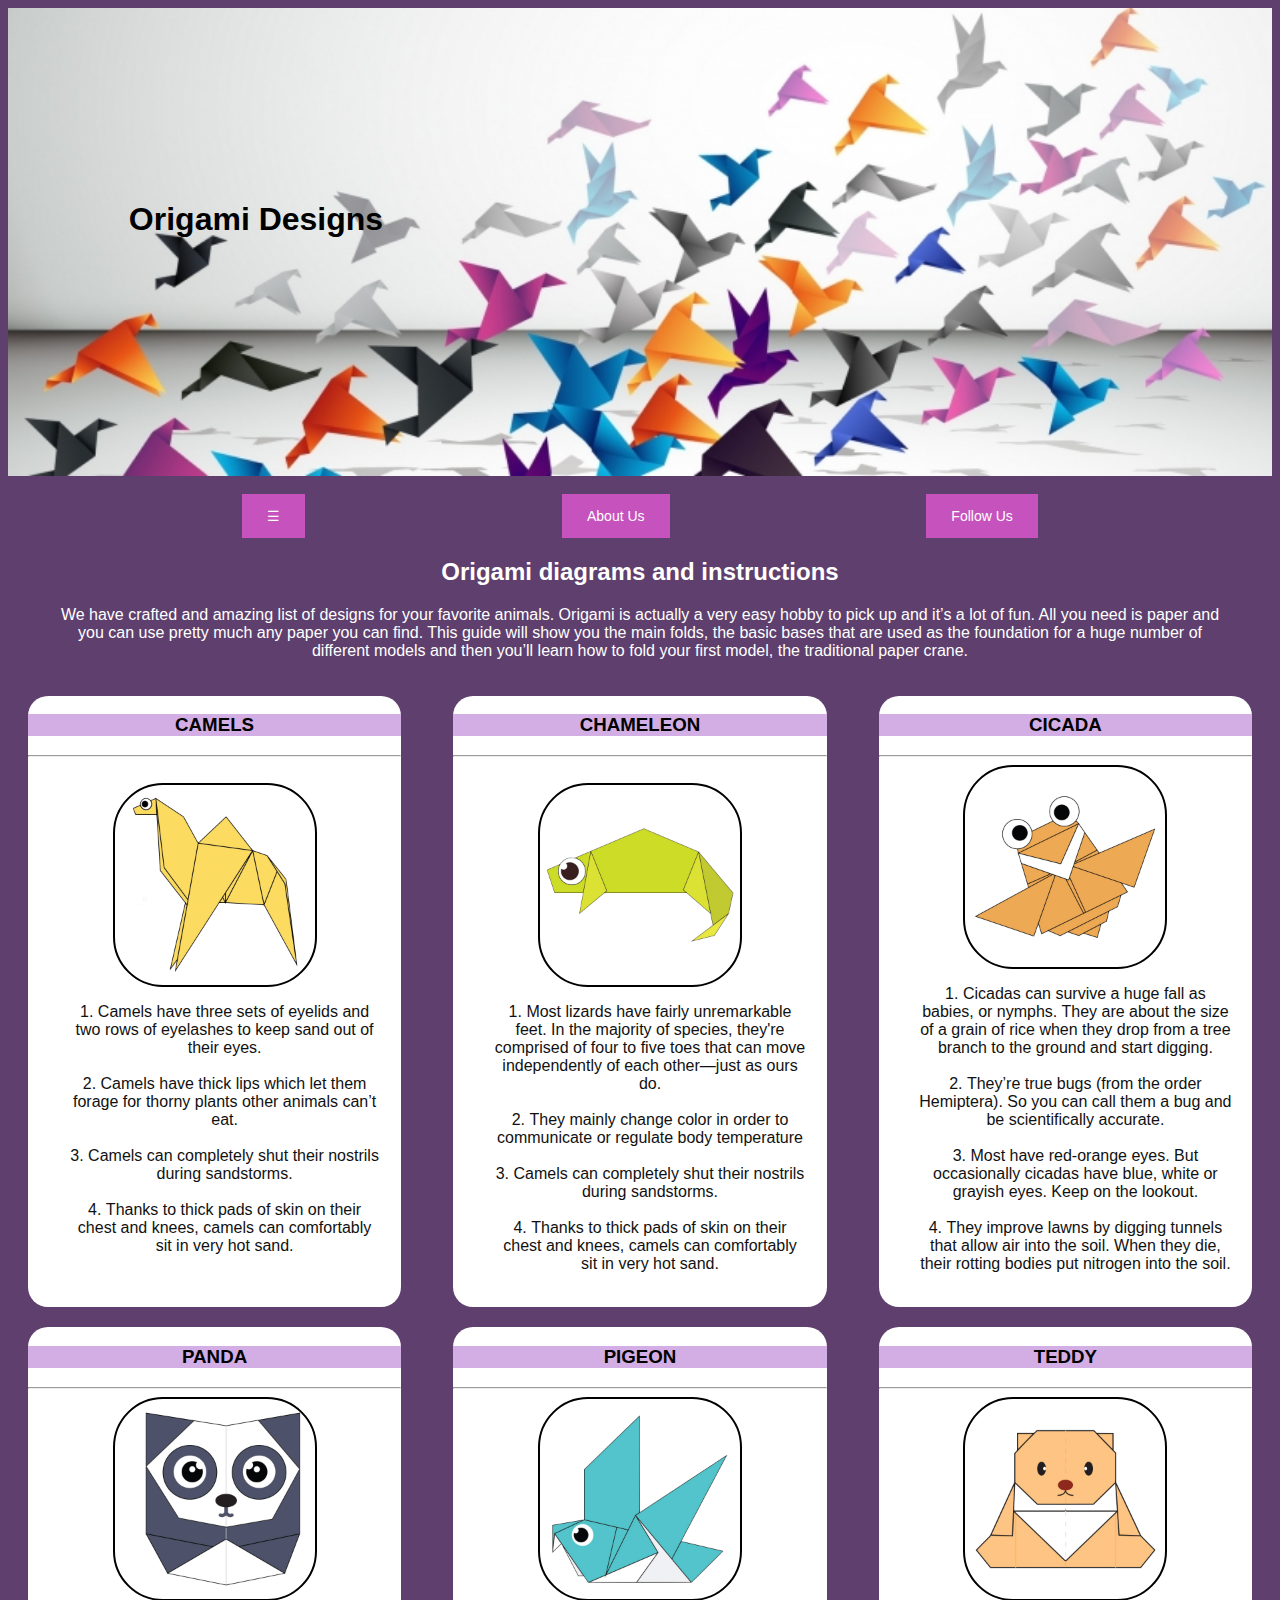
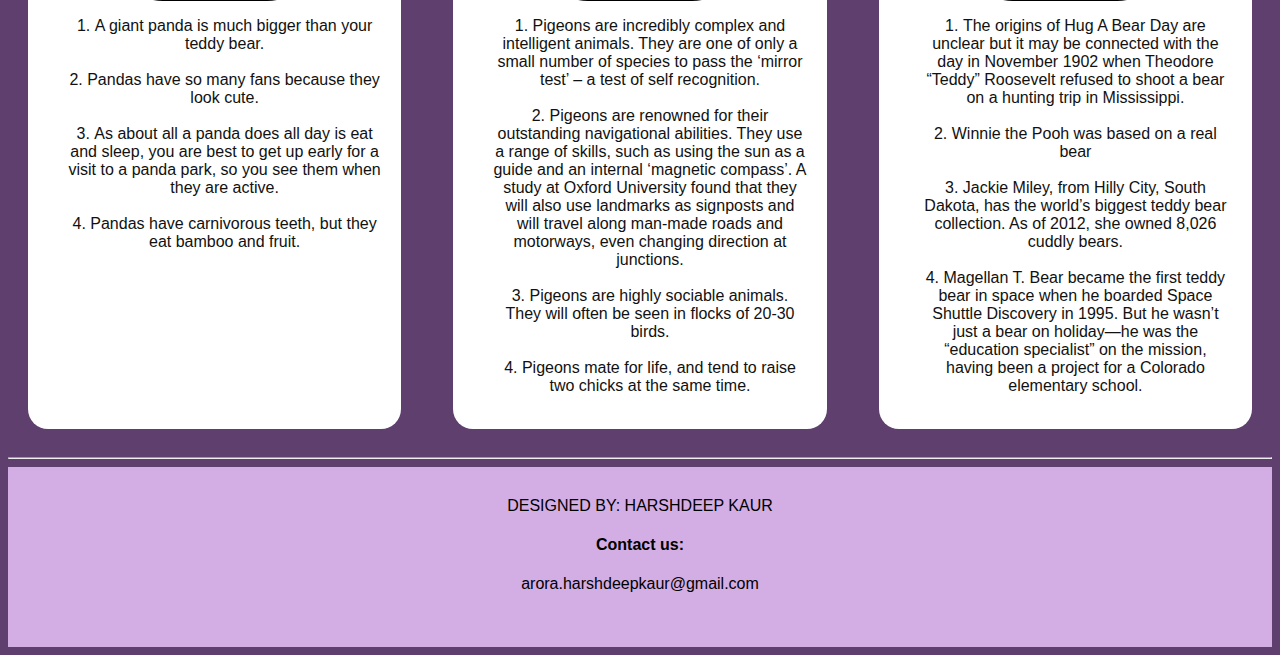
<file: index.html>
<!DOCTYPE html>
<html lang="en">
<head>
    <meta charset="UTF-8">
    <meta name="viewport" content="width=device-width, initial-scale=1.0">
    <link rel="stylesheet" href="style.css">
    <title>Origami Designs</title>
    <link rel="icon" href="images/origami.jpg" type="image/icn">
    
</head>
<body>
    <div class="start">
        <div class="design">
        <img class="cover" src="images/cover.jpg">
            <h1 class="centered"><br>Origami Designs<br></h1>
        <br>

        <a href="#" class="anch">☰</a>
        <a href="about.html" target="_blank" class="anch">About Us</a>
        <a href="followus.html"target="_blank"class="anch">Follow Us</a><br>
        <h2>Origami diagrams and instructions</h2>

    
    </div>

    <p>We have crafted and amazing list of designs for your favorite animals. Origami is actually a very easy hobby to pick up and it’s a lot of fun. All you need is paper and you can use pretty much any paper you can find. This guide will show you the main folds, the basic bases that are used as the foundation for a huge number of different models and then you’ll learn how to fold your first model, the traditional paper crane.</p>
</div>
<div class="wrapper">
    <div class="grid">
        
       
    <div class="origami">
       
    <h3> CAMELS</h3>
    <hr>
    <br>
    <a target="_blank" href="https://www.origami.me/camel/"> <img src="images/camel.png" width="200px" height="200px" > </a>
    <p> 
        <ol> 
            <li>Camels have three sets of eyelids and two rows of eyelashes to keep sand out of their eyes.</li><br>
            <li> Camels have thick lips which let them forage for thorny plants other animals can’t eat.</li><br>
            <li>Camels can completely shut their nostrils during sandstorms.</li><br>
            <li> Thanks to thick pads of skin on their chest and knees, camels can comfortably sit in very hot sand.</li>
        </ol>
     </p>
    </div>


    <div class="origami">
    <h3> CHAMELEON</h3>
    <hr>
    <br>
    <a target="_blank" href="https://www.origami.me/chameleon/"> <img src="images/chameleon.png" width="200px" height="200px"> </a>
    <p> 
        <ol>
            <li> Most lizards have fairly unremarkable feet. In the majority of species, they're comprised of four to five toes that can move independently of each other—just as ours do.</li><br>
            <li> They mainly change color in order to communicate or regulate body temperature</li><br>
            <li> Camels can completely shut their nostrils during sandstorms.</li><br>
            <li> Thanks to thick pads of skin on their chest and knees, camels can comfortably sit in very hot sand.</li><br>
        </ol>


    </p>
    </div>

   
    <div class="origami">
    <h3> CICADA</h3>
    <hr>
    <a target="_blank" href="https://www.origami.me/cicada/"> <img src="images/cicada.png" width="200px" height="200px"> </a>
    <p> 
        <ol>
            <li>Cicadas can survive a huge fall as babies, or nymphs. They are about the size of a grain of rice when they drop from a tree branch to the ground and start digging.</li><br>
            <li> They’re true bugs (from the order Hemiptera). So you can call them a bug and be scientifically accurate.</li><br>
            <li>Most have red-orange eyes. But occasionally cicadas have blue, white or grayish eyes. Keep on the lookout.</li><br>
            <li>They improve lawns by digging tunnels that allow air into the soil. When they die, their rotting bodies put nitrogen into the soil.</li><br>
        </ol>
    </p>
    </div>

    
  
    <div class="origami">
      
    <h3> PANDA</h3>
    <hr>
    <a target="_blank" href="https://www.origami.me/panda/"> <img src="images/panda.png" width="200px" height="200px"> </a>
    <p> 
        <ol>
            <li>A giant panda is much bigger than your teddy bear.</li><br>
            <li>Pandas have so many fans because they look cute.</li><br>
            <li>As about all a panda does all day is eat and sleep, you are best to get up early for a visit to a panda park, so you see them when they are active.</li><br>
            <li>Pandas have carnivorous teeth, but they eat bamboo and fruit.</li><br>
        </ol>
    </p>
    </div>


    
    <div class="origami">
    <h3 class="heading"> PIGEON</h3>
    <hr>
    <a target="_blank" href="https://www.origami.me/pigeon/"> <img src="images/pigeon.png" width="200px" height="200px"> </a>
    <p> 
        <ol>
            <li>Pigeons are incredibly complex and intelligent animals. They are one of only a small number of species to pass the ‘mirror test’ – a test of self recognition.</li><br>
            <li>Pigeons are renowned for their outstanding navigational abilities. They use a range of skills, such as using the sun as a guide and an internal ‘magnetic compass’. A study at Oxford University found that they will also use landmarks as signposts and will travel along man-made roads and motorways, even changing direction at junctions.</li><br>
            <li>Pigeons are highly sociable animals. They will often be seen in flocks of 20-30 birds.</li><br>
            <li>Pigeons mate for life, and tend to raise two chicks at the same time.</li><br>
        </ol>
    </p>
</div>
    
   
  
    <div class="origami">
    <h3 class="heading"> TEDDY</h3>
    <hr>
    <a target="_blank" href="https://www.origami.me/teddy-bear/"> <img src="images/teddy.png" width="200px" height="200px"> </a>
    <p>
        <ol>
        <li> The origins of Hug A Bear Day are unclear but it may be connected with the day in November 1902 when Theodore “Teddy” Roosevelt refused to shoot a bear on a hunting trip in Mississippi.</li><br>
        <li> Winnie the Pooh was based on a real bear</li><br>
        <li> Jackie Miley, from Hilly City, South Dakota, has the world’s biggest teddy bear collection. As of 2012, she owned 8,026 cuddly bears.</li><br>
        <li> Magellan T. Bear became the first teddy bear in space when he boarded Space Shuttle Discovery in 1995. But he wasn’t just a bear on holiday—he was the “education specialist” on the mission, having been a project for a Colorado elementary school.</li><br>
    </ol>
    </p>
</div> 

    
</div>
</div>



<hr>
 <footer>DESIGNED BY: HARSHDEEP KAUR<br>
    <h4>Contact us:</h4> arora.harshdeepkaur@gmail.com
</footer>
</body>
</html>
</file>
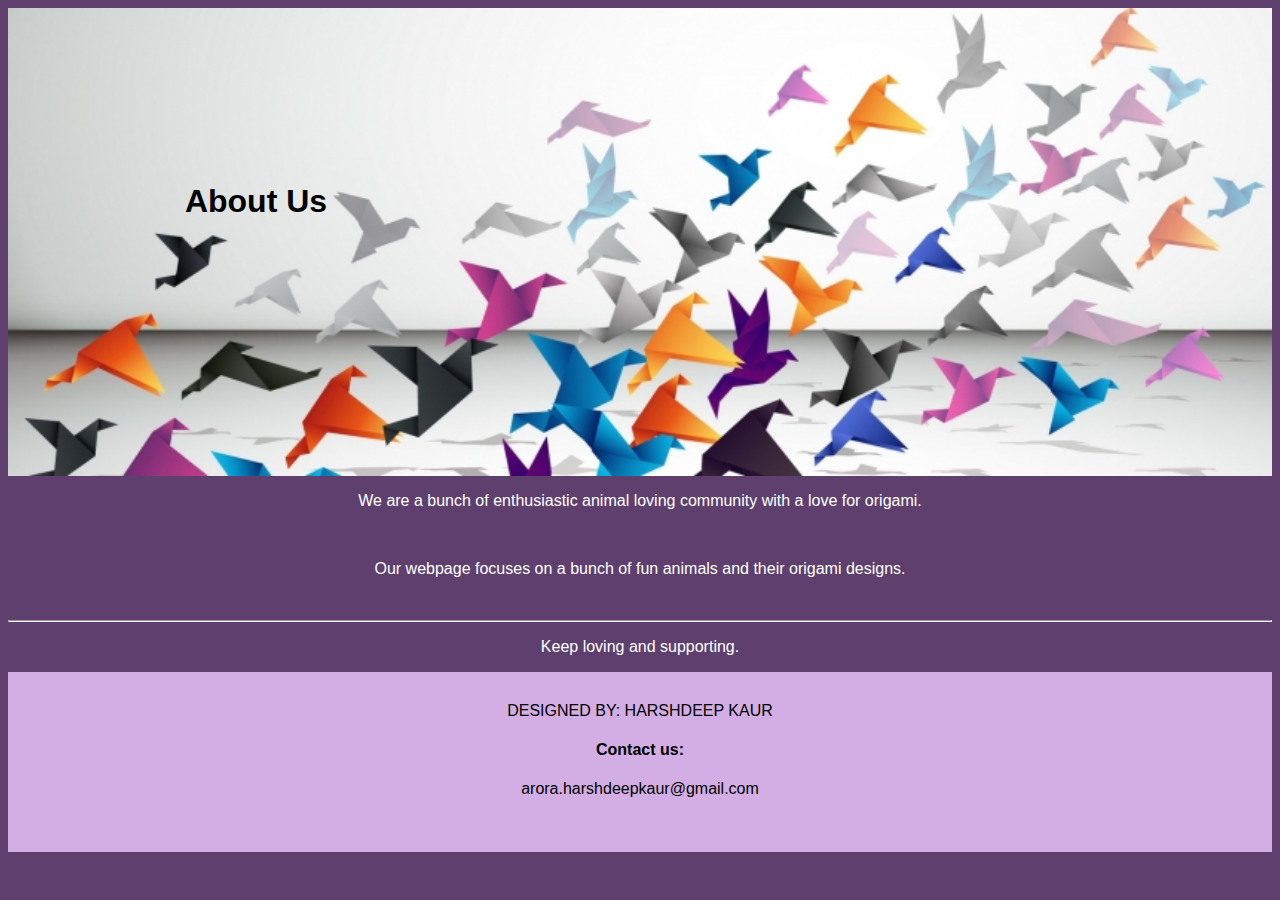
<file: about.html>
<!DOCTYPE html>
<html lang="en">
<head>
    <meta charset="UTF-8">
    <meta http-equiv="X-UA-Compatible" content="IE=edge">
    <meta name="viewport" content="width=device-width, initial-scale=1.0">
    <title>About Us</title>
    <link rel="icon" href="images/origami.jpg" type="image/icn">
    <link rel="stylesheet" href="style.css">
</head>
<body>
    <div class="design">
 <img class="cover" src="images/cover.jpg">
    <h1 class="centered"> About Us</h1>
    </div>
    <p>We are a bunch of enthusiastic animal loving community with a love for origami. </p><br>
    
    <p> Our webpage focuses on a bunch of fun animals and their origami designs. </p><br>
    <hr>

    <p>Keep loving and supporting.</p>
    <footer>DESIGNED BY: HARSHDEEP KAUR<br>
        <h4>Contact us:</h4> arora.harshdeepkaur@gmail.com
    </footer>
    
</body>
</html>
</file>
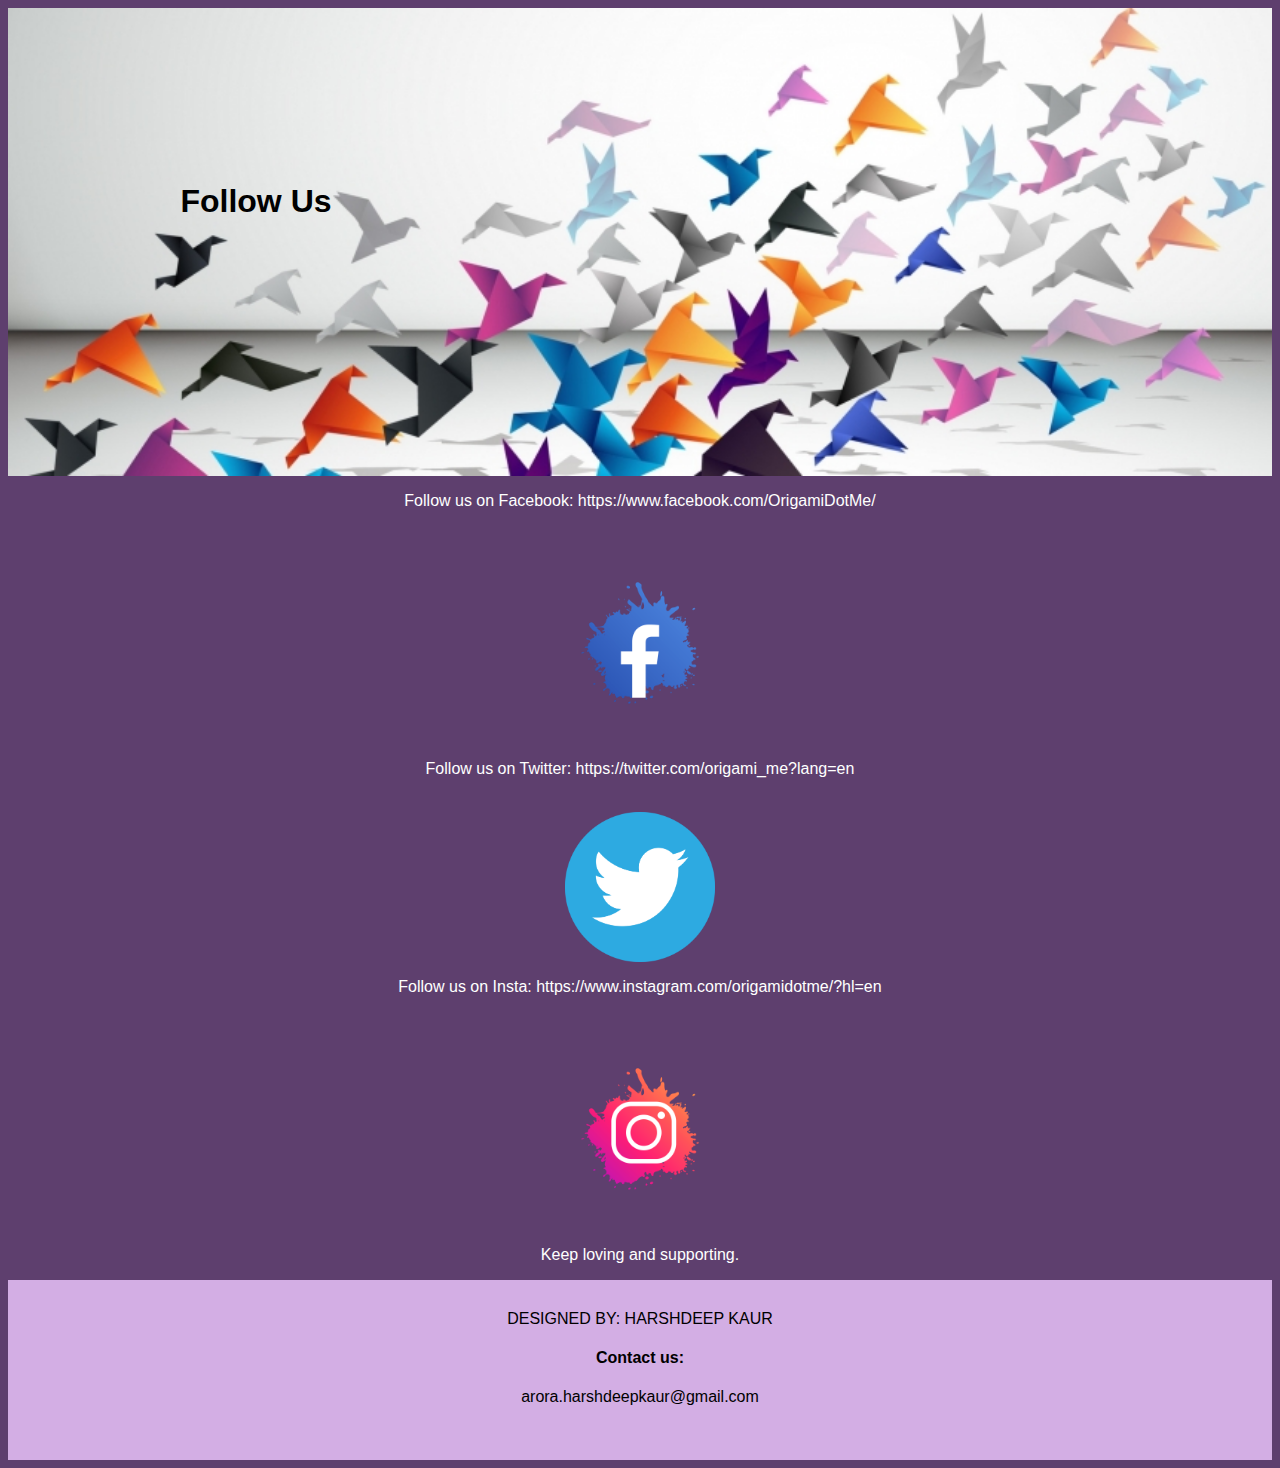
<file: followus.html>
<!DOCTYPE html>
<html lang="en">
<head>
    <meta charset="UTF-8">
    <meta http-equiv="X-UA-Compatible" content="IE=edge">
    <meta name="viewport" content="width=device-width, initial-scale=1.0">
    <title>Follow us page</title>
    <link rel="icon" href="images/origami.jpg" type="image/icn">
    <link rel="stylesheet" href="style.css">
</head>
<body>
    <div class="design">
        <img class="cover" src="images/cover.jpg">
           <h1 class="centered"> Follow Us</h1>
           </div>

    <p> Follow us on Facebook: https://www.facebook.com/OrigamiDotMe/</p><br>
    <a href="https://www.facebook.com/OrigamiDotMe/"> <img src="images/fb.png" width=200px height=200px></a>
    <p> Follow us on Twitter: https://twitter.com/origami_me?lang=en</p><br>
    <a href="https://twitter.com/origami_me?lang=en"> <img src="images/twitter.png" width=150px height=150px></a>
    <p> Follow us on Insta: https://www.instagram.com/origamidotme/?hl=en</p><br>
    <a href="https://www.instagram.com/origamidotme/?hl=en"> <img src="images/insta.png" width=200px height=200px></a>
    
    <p>Keep loving and supporting.</p>
    <footer>DESIGNED BY: HARSHDEEP KAUR<br>
        <h4>Contact us:</h4> arora.harshdeepkaur@gmail.com
    </footer>
</body>
</html>
</file>
<file: style.css>
html{
    background-color:#5e3f6e;
}
h1,h3
{
    text-align: center;
    color:black;
    font-family: 'Segoe UI', Tahoma, Geneva, Verdana, sans-serif;  
}
h2{
    text-align: center;
    color:white;
    font-family: 'Segoe UI', Tahoma, Geneva, Verdana, sans-serif; 
}
.origami h3{
background-color: #d3aee4;
}

p
{
    text-align: center;
    color: #ffffff;
    font-family: 'Segoe UI', Tahoma, Geneva, Verdana, sans-serif;
    margin-left: 40px;
    margin-right: 40px;
    
}
img{
    display: block;
    margin-left: auto;
    margin-right: auto;
}
li{
    text-align: center;
    color: rgb(17, 17, 17);
    font-family: 'Segoe UI', Tahoma, Geneva, Verdana, sans-serif;
    list-style-position: inside;
    margin-right: 20px;
    padding: 0;
}
.head
{
    background-color: #C9ADC6;
    text-align: center
}
.anch:link {
    display: flex;
    background-color: #c552bd;
    color: white;
    padding: 14px 25px;
    text-align: center;
    text-decoration: none;
    display: inline-block;
    justify-content: space-between;
    font-size: 14px;
    font-family: sans-serif;
    font-weight: 400;
    margin-left: 10%;
    margin-right: 10%;
    
  }
  
.anch:hover, .anch:active {
    background-color: #e960e0;
  }
  .design
  {       
      width:100%;     
      text-align: center;
  }
  .centered
  {
      position: absolute;
      left:20%;
      top:20%;
      transform: translate(-50%,-50%);
  }
  .cover
  {
      width:100%; 
  }
  footer{
      background-color: rgb(211, 174, 228);
      width:100%;
      height: 150px;
      font-family: 'Segoe UI', Tahoma, Geneva, Verdana, sans-serif;
      text-align: center;
      justify-content: end;
      vertical-align:text-bottom;
      padding-top: 30px;
  }

.origami{
    border-radius: 20px;
    background-color: white;
    width: 30%;
    font-family: fantasy;
}
.grid
{
    display: inline-flex;
    justify-content: space-between;
    flex-wrap: wrap;
    text-align: center;
    padding: 10px;

}
.grid>*
{
    margin:10px;
}

.grid img{
    border: 2px solid black;
    border-radius: 50px;
}
.wrapper
{
    width:100%;
}
</file>
